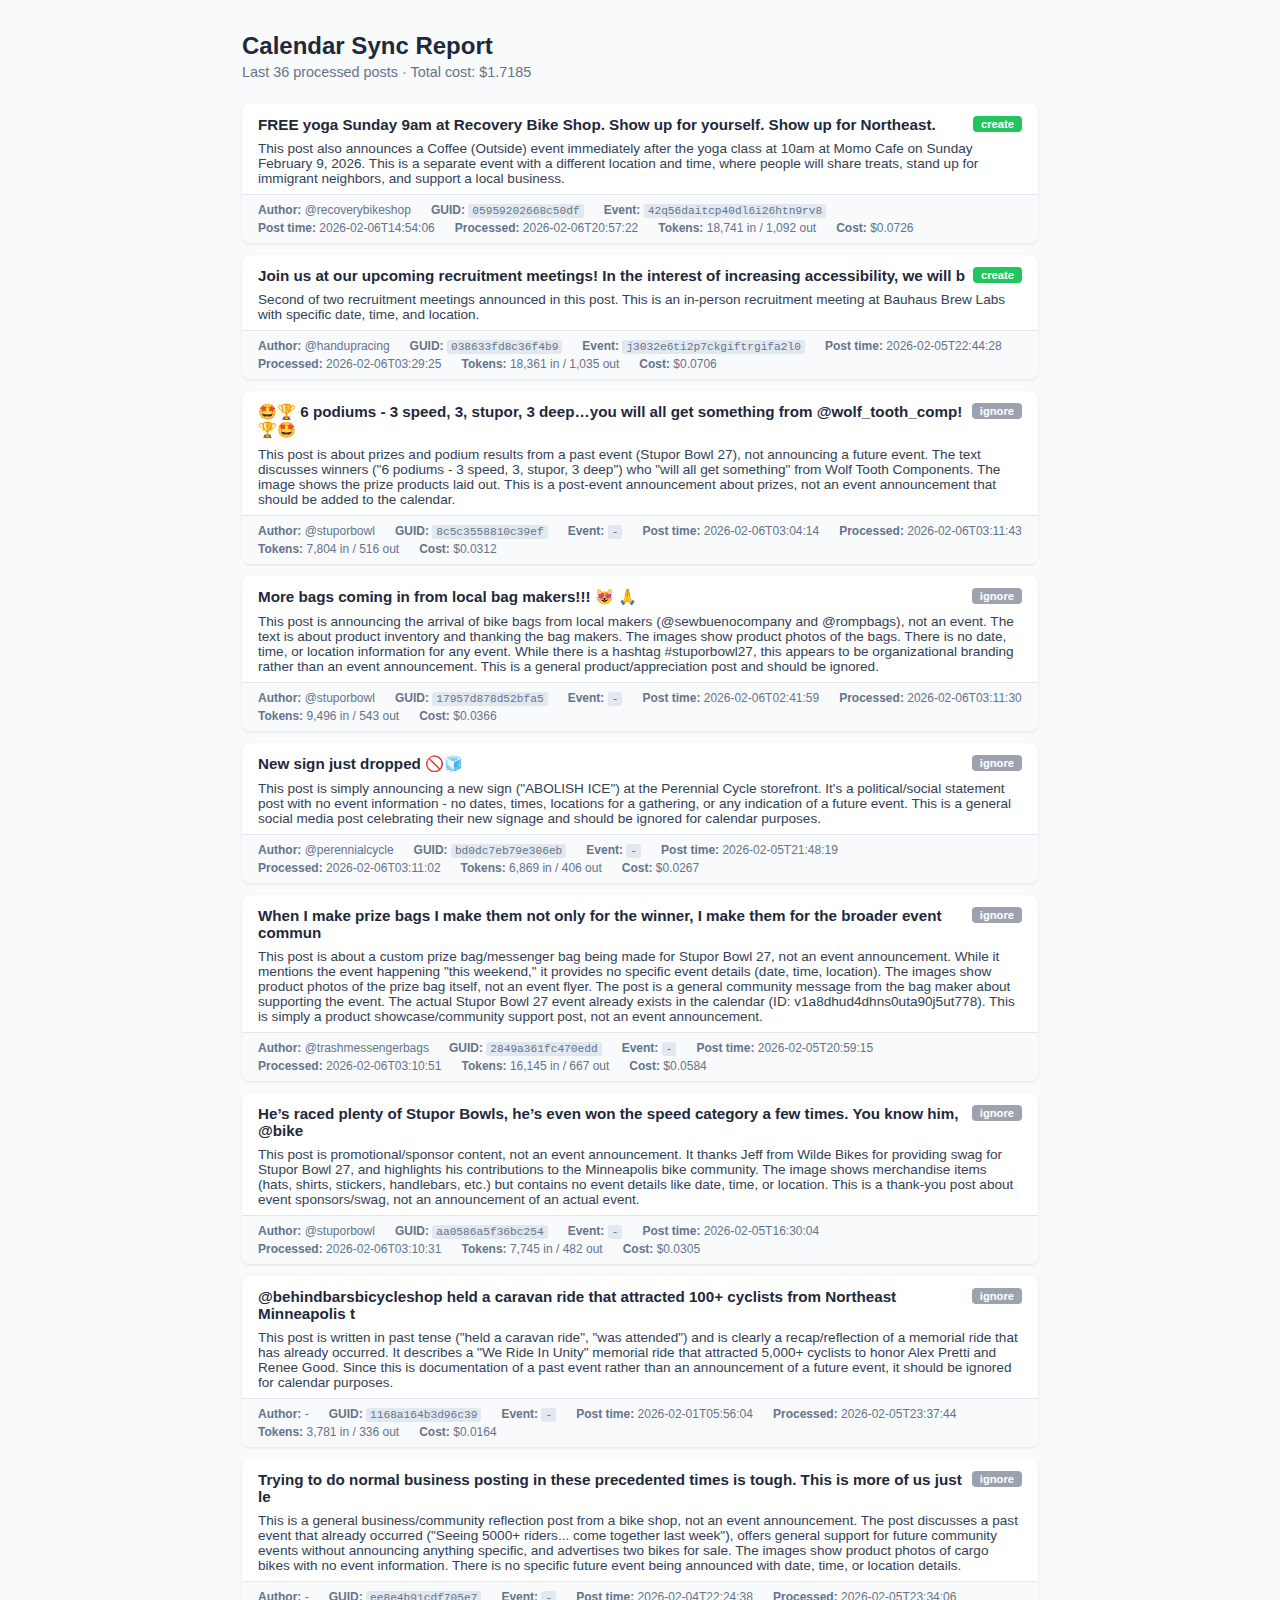
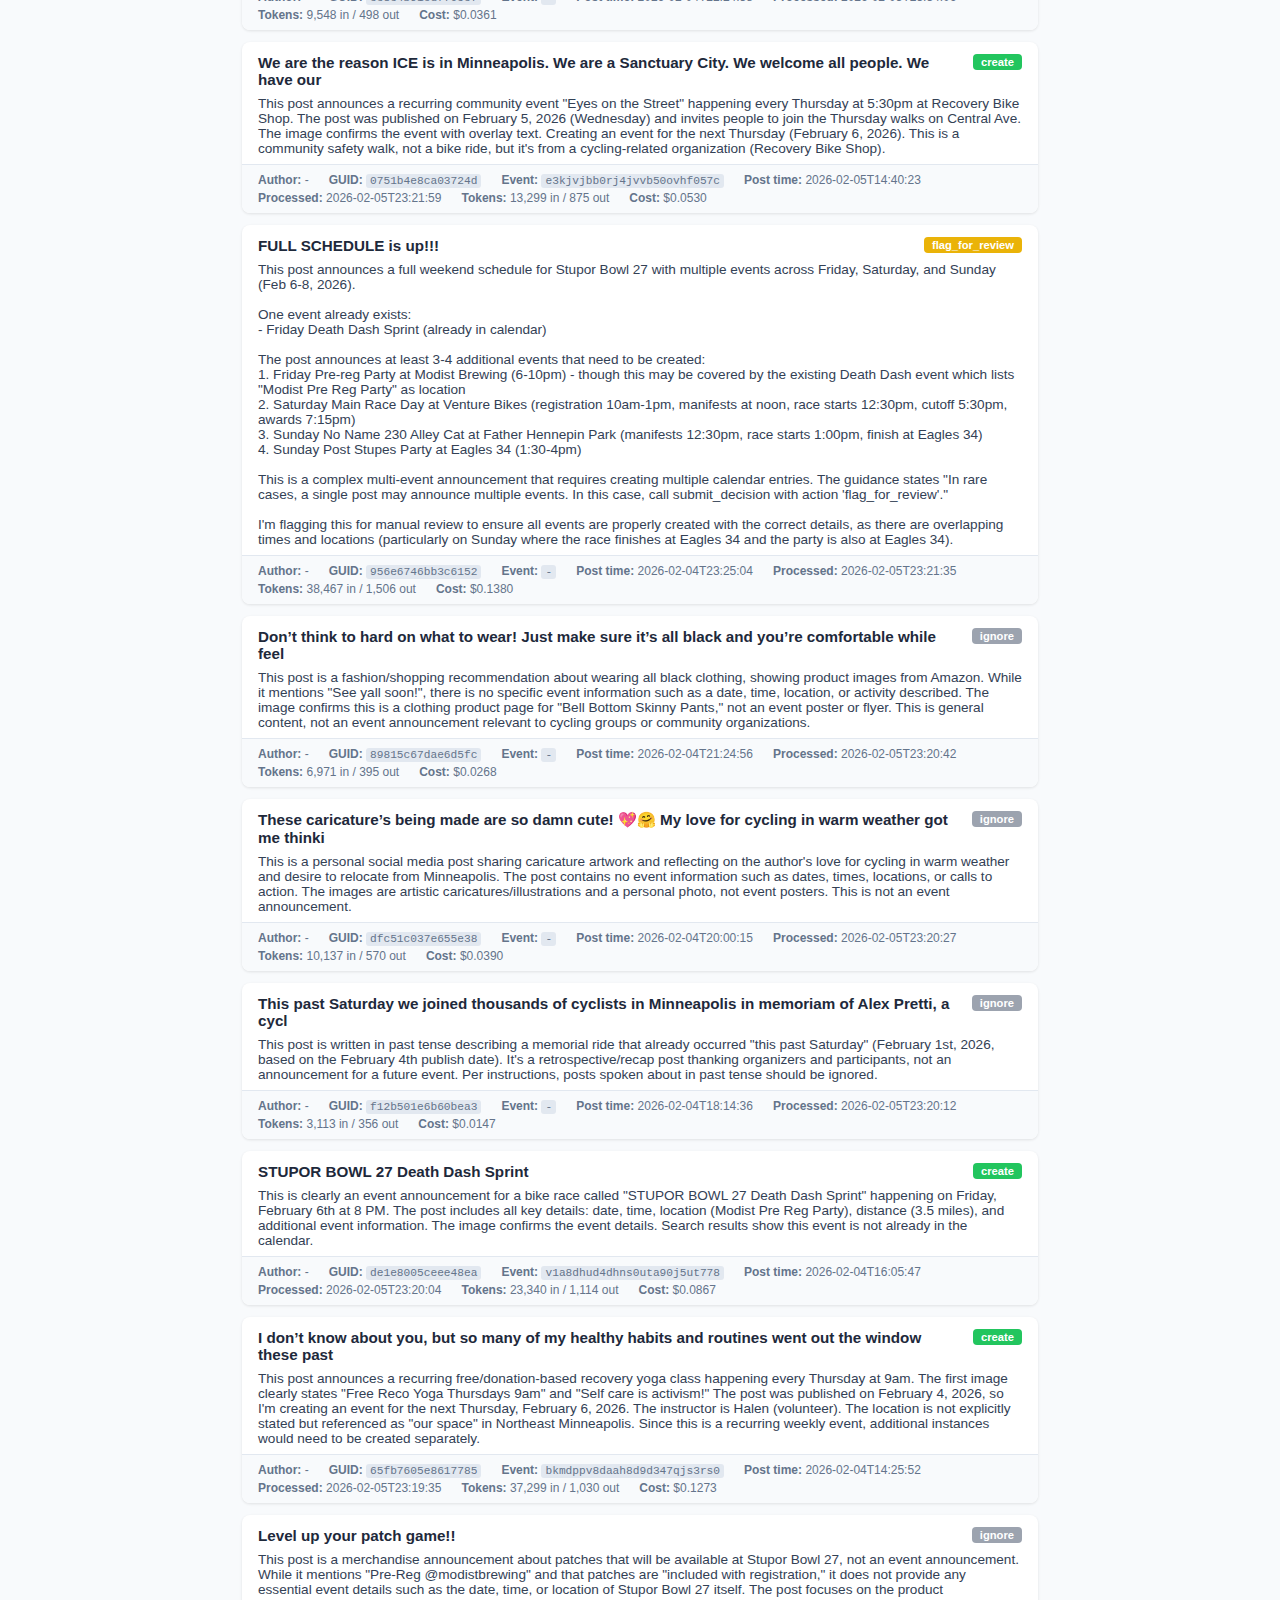
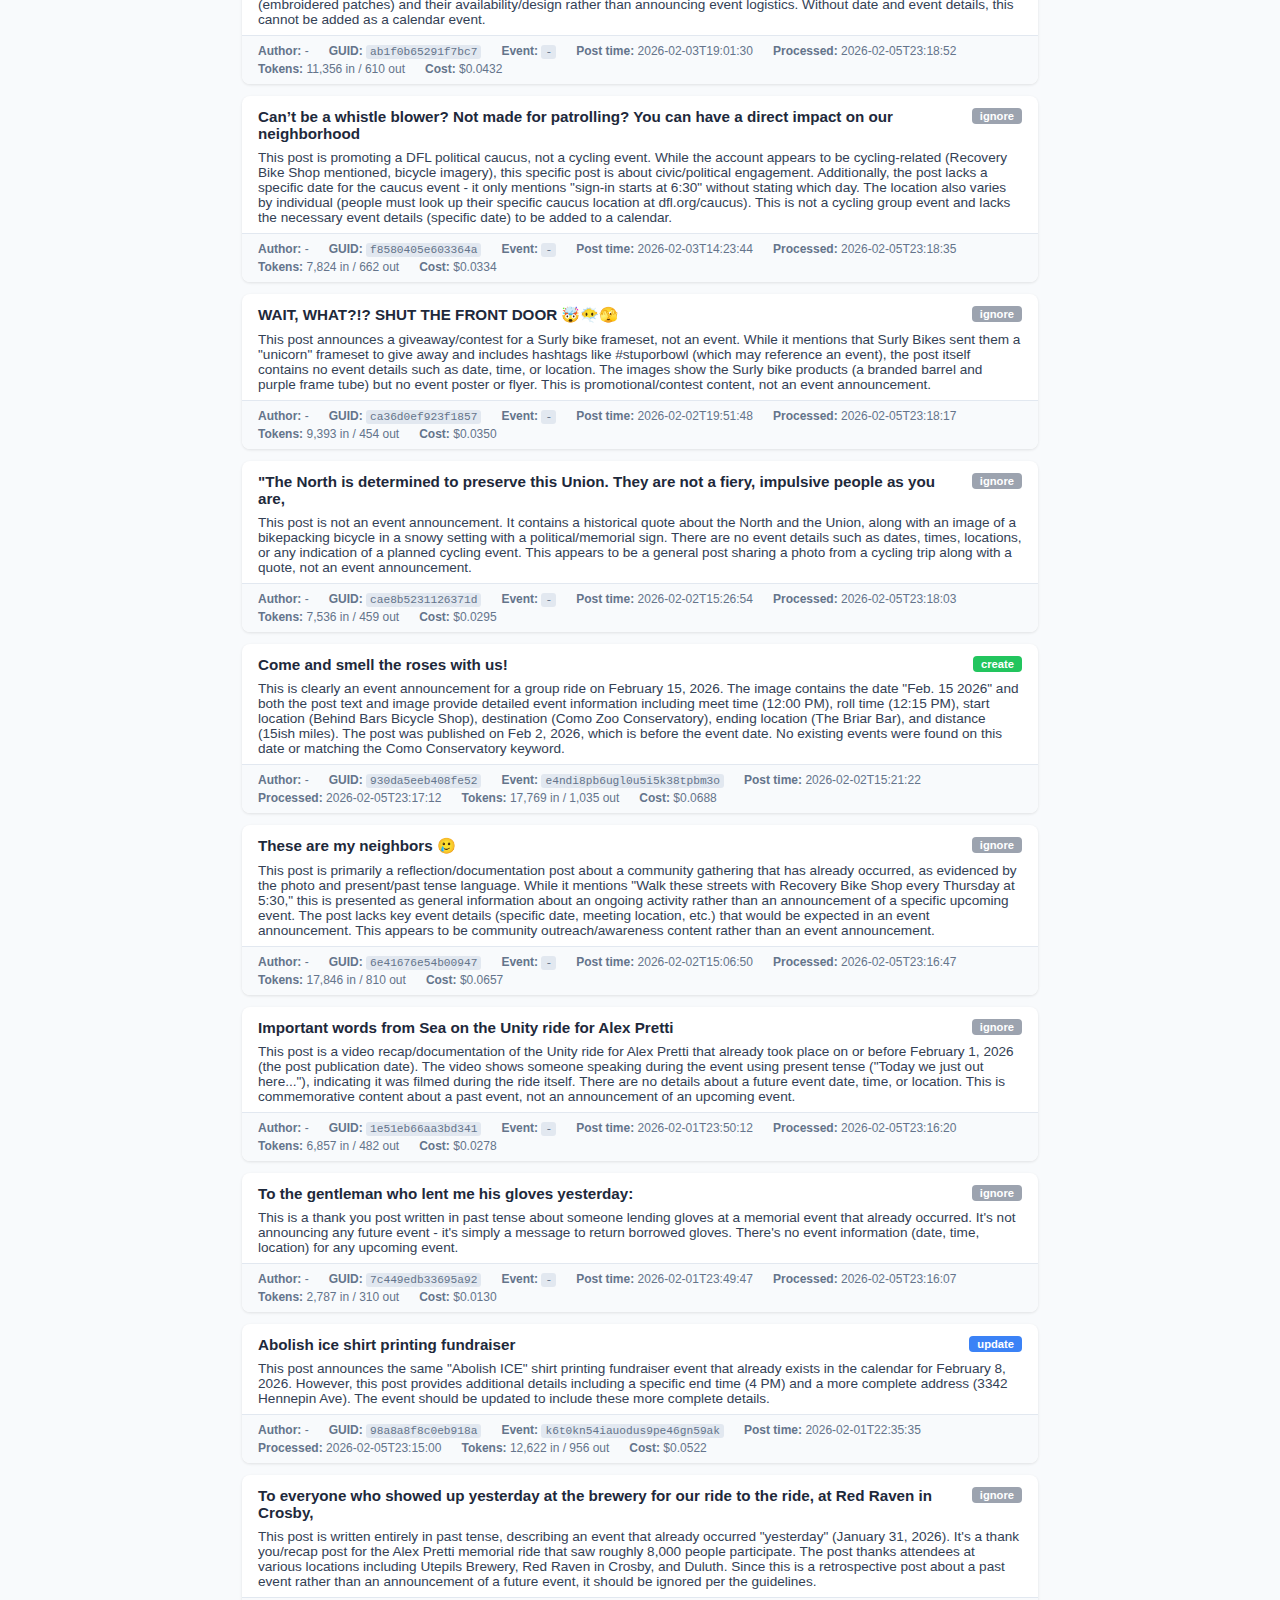
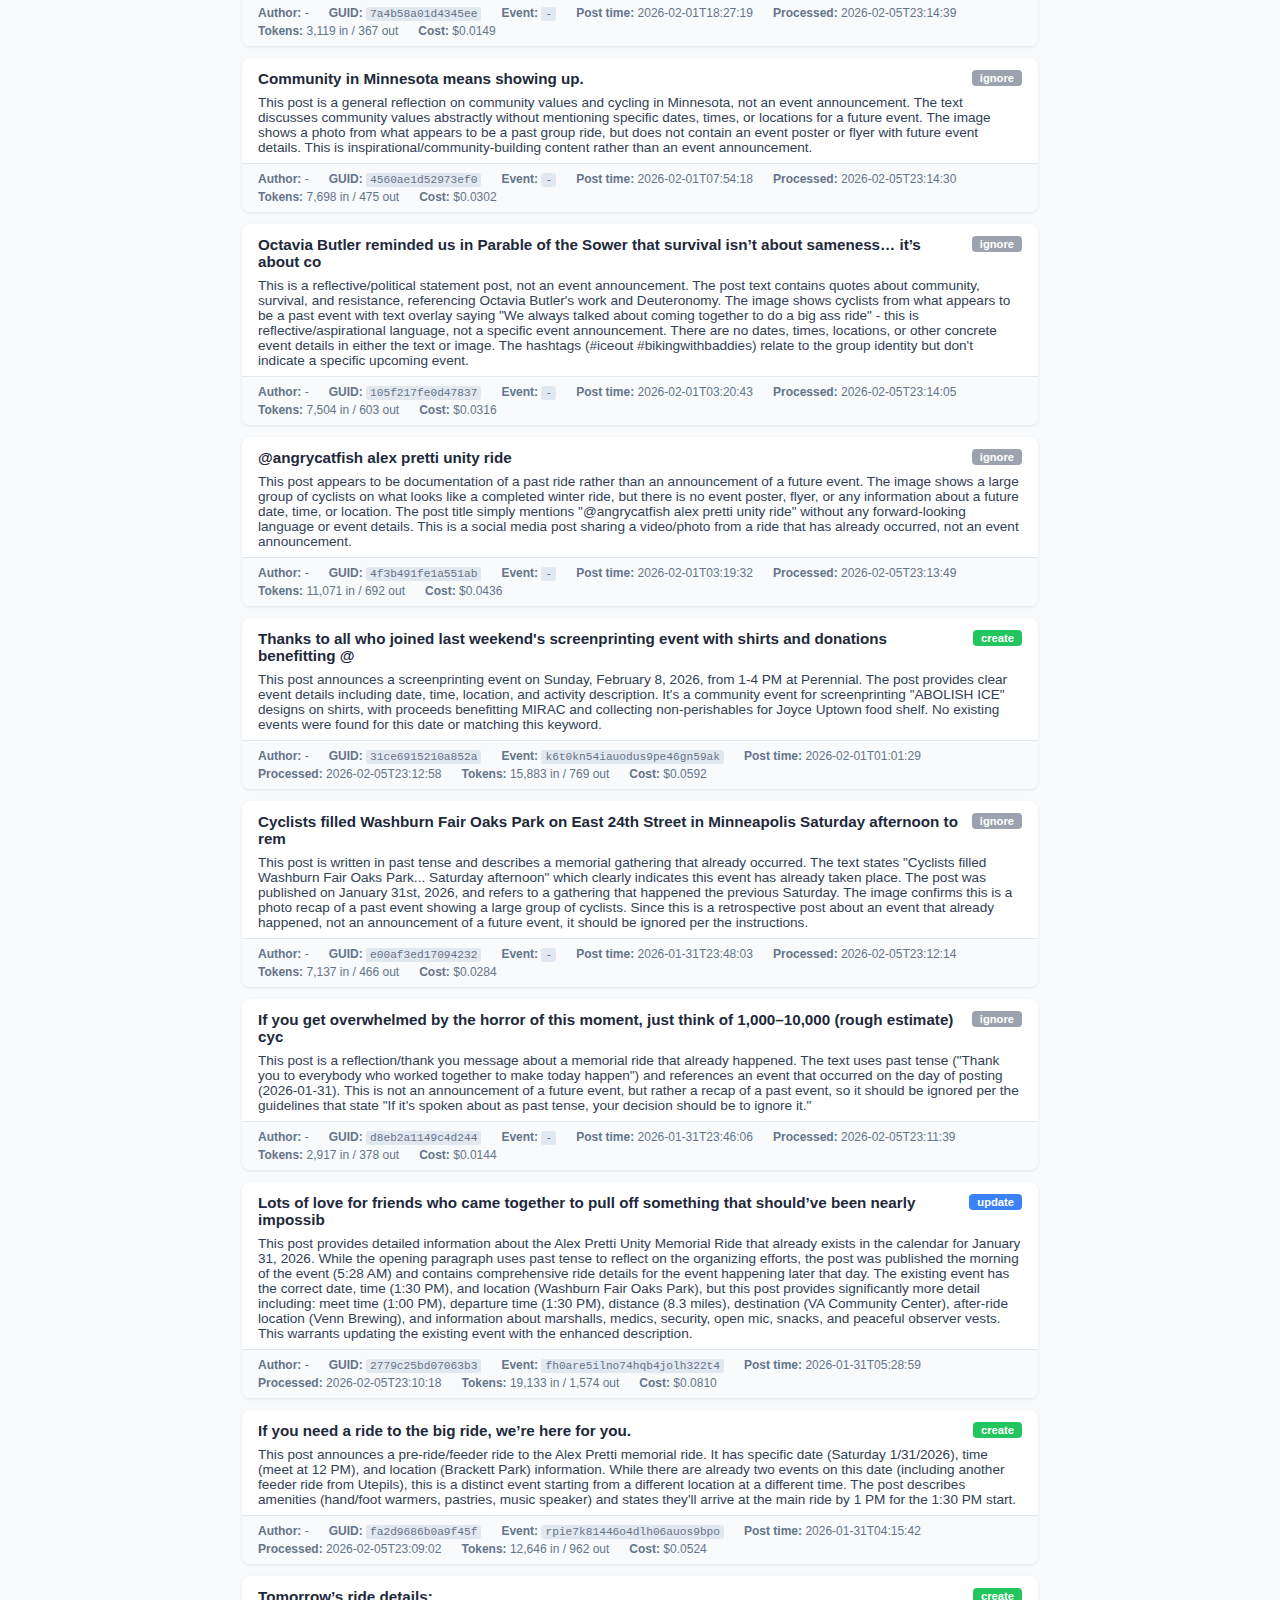
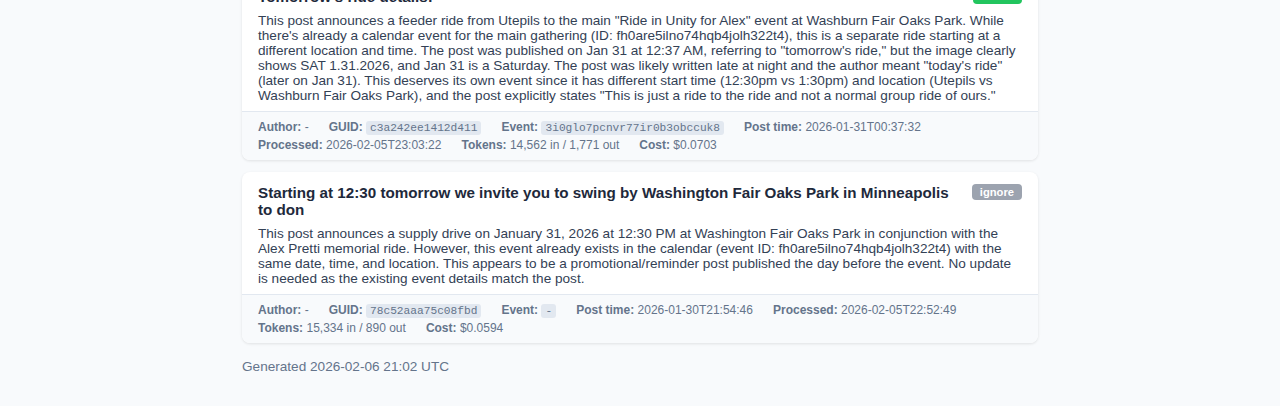
<file: report.html>
<!DOCTYPE html>
<html lang="en">
<head>
<meta charset="utf-8">
<meta name="viewport" content="width=device-width, initial-scale=1">
<title>Calendar Sync Report</title>
<style>
  * { margin: 0; padding: 0; box-sizing: border-box; }
  body { font-family: -apple-system, BlinkMacSystemFont, "Segoe UI", Roboto, sans-serif; background: #f8fafc; color: #1e293b; padding: 2rem; max-width: 860px; margin: 0 auto; }
  h1 { font-size: 1.5rem; margin-bottom: .25rem; }
  .subtitle { color: #64748b; margin-bottom: 1.5rem; font-size: .9rem; }
  .card { background: white; border-radius: 8px; box-shadow: 0 1px 3px rgba(0,0,0,.1); margin-bottom: .75rem; overflow: hidden; }
  .card-header { padding: .75rem 1rem .5rem; display: flex; justify-content: space-between; align-items: start; gap: .5rem; }
  .card-header h2 { font-size: .95rem; font-weight: 600; }
  .card-header h2 a { color: #1e293b; text-decoration: none; }
  .card-header h2 a:hover { text-decoration: underline; }
  .badge { display: inline-block; color: white; font-size: .7rem; font-weight: 600; padding: 2px 8px; border-radius: 4px; white-space: nowrap; flex-shrink: 0; }
  .card-body { padding: 0 1rem .5rem; }
  .reasoning { font-size: .85rem; color: #334155; white-space: pre-wrap; }
  .card-footer { padding: .5rem 1rem; background: #f8fafc; font-size: .75rem; color: #64748b; display: flex; flex-wrap: wrap; gap: .25rem 1.25rem; border-top: 1px solid #e2e8f0; }
  .card-footer code { background: #e2e8f0; padding: 1px 4px; border-radius: 3px; font-size: .7rem; }
  .summary { margin-top: 1rem; font-size: .85rem; color: #64748b; }
</style>
</head>
<body>
  <h1>Calendar Sync Report</h1>
  <p class="subtitle">Last 36 processed posts &middot; Total cost: $1.7185</p>
  
    <div class="card">
      <div class="card-header">
        <h2><a href="https://www.instagram.com/p/DUa6GyFjmqs/">FREE yoga Sunday 9am at Recovery Bike Shop. Show up for yourself. Show up for Northeast.</a></h2>
        <span class="badge" style="background:#22c55e">create</span>
      </div>
      <div class="card-body">
        <p class="reasoning">This post also announces a Coffee (Outside) event immediately after the yoga class at 10am at Momo Cafe on Sunday February 9, 2026. This is a separate event with a different location and time, where people will share treats, stand up for immigrant neighbors, and support a local business.</p>
      </div>
      <div class="card-footer">
        <span><strong>Author:</strong> @recoverybikeshop</span>
        <span><strong>GUID:</strong> <code>05959202668c50df</code></span>
        <span><strong>Event:</strong> <code>42q56daitcp40dl6i26htn9rv8</code></span>
        <span><strong>Post time:</strong> 2026-02-06T14:54:06</span>
        <span><strong>Processed:</strong> 2026-02-06T20:57:22</span>
        <span><strong>Tokens:</strong> 18,741 in / 1,092 out</span>
        <span><strong>Cost:</strong> $0.0726</span>
      </div>
    </div>
    <div class="card">
      <div class="card-header">
        <h2><a href="https://www.instagram.com/p/DUZLfN8DzI_/">Join us at our upcoming recruitment meetings! In the interest of increasing accessibility, we will b</a></h2>
        <span class="badge" style="background:#22c55e">create</span>
      </div>
      <div class="card-body">
        <p class="reasoning">Second of two recruitment meetings announced in this post. This is an in-person recruitment meeting at Bauhaus Brew Labs with specific date, time, and location.</p>
      </div>
      <div class="card-footer">
        <span><strong>Author:</strong> @handupracing</span>
        <span><strong>GUID:</strong> <code>038633fd8c36f4b9</code></span>
        <span><strong>Event:</strong> <code>j3032e6ti2p7ckgiftrgifa2l0</code></span>
        <span><strong>Post time:</strong> 2026-02-05T22:44:28</span>
        <span><strong>Processed:</strong> 2026-02-06T03:29:25</span>
        <span><strong>Tokens:</strong> 18,361 in / 1,035 out</span>
        <span><strong>Cost:</strong> $0.0706</span>
      </div>
    </div>
    <div class="card">
      <div class="card-header">
        <h2><a href="https://www.instagram.com/p/DUZpDtujHD2/">🤩🏆 6 podiums - 3 speed, 3, stupor, 3 deep…you will all get something from @wolf_tooth_comp! 🏆🤩</a></h2>
        <span class="badge" style="background:#9ca3af">ignore</span>
      </div>
      <div class="card-body">
        <p class="reasoning">This post is about prizes and podium results from a past event (Stupor Bowl 27), not announcing a future event. The text discusses winners (&quot;6 podiums - 3 speed, 3, stupor, 3 deep&quot;) who &quot;will all get something&quot; from Wolf Tooth Components. The image shows the prize products laid out. This is a post-event announcement about prizes, not an event announcement that should be added to the calendar.</p>
      </div>
      <div class="card-footer">
        <span><strong>Author:</strong> @stuporbowl</span>
        <span><strong>GUID:</strong> <code>8c5c3558810c39ef</code></span>
        <span><strong>Event:</strong> <code>-</code></span>
        <span><strong>Post time:</strong> 2026-02-06T03:04:14</span>
        <span><strong>Processed:</strong> 2026-02-06T03:11:43</span>
        <span><strong>Tokens:</strong> 7,804 in / 516 out</span>
        <span><strong>Cost:</strong> $0.0312</span>
      </div>
    </div>
    <div class="card">
      <div class="card-header">
        <h2><a href="https://www.instagram.com/p/DUZmucVjLwE/">More bags coming in from local bag makers!!! 😻 🙏</a></h2>
        <span class="badge" style="background:#9ca3af">ignore</span>
      </div>
      <div class="card-body">
        <p class="reasoning">This post is announcing the arrival of bike bags from local makers (@sewbuenocompany and @rompbags), not an event. The text is about product inventory and thanking the bag makers. The images show product photos of the bags. There is no date, time, or location information for any event. While there is a hashtag #stuporbowl27, this appears to be organizational branding rather than an event announcement. This is a general product/appreciation post and should be ignored.</p>
      </div>
      <div class="card-footer">
        <span><strong>Author:</strong> @stuporbowl</span>
        <span><strong>GUID:</strong> <code>17957d878d52bfa5</code></span>
        <span><strong>Event:</strong> <code>-</code></span>
        <span><strong>Post time:</strong> 2026-02-06T02:41:59</span>
        <span><strong>Processed:</strong> 2026-02-06T03:11:30</span>
        <span><strong>Tokens:</strong> 9,496 in / 543 out</span>
        <span><strong>Cost:</strong> $0.0366</span>
      </div>
    </div>
    <div class="card">
      <div class="card-header">
        <h2><a href="https://www.instagram.com/p/DUZE9DQgaTf/">New sign just dropped 🚫🧊</a></h2>
        <span class="badge" style="background:#9ca3af">ignore</span>
      </div>
      <div class="card-body">
        <p class="reasoning">This post is simply announcing a new sign (&quot;ABOLISH ICE&quot;) at the Perennial Cycle storefront. It&#x27;s a political/social statement post with no event information - no dates, times, locations for a gathering, or any indication of a future event. This is a general social media post celebrating their new signage and should be ignored for calendar purposes.</p>
      </div>
      <div class="card-footer">
        <span><strong>Author:</strong> @perennialcycle</span>
        <span><strong>GUID:</strong> <code>bd0dc7eb79e306eb</code></span>
        <span><strong>Event:</strong> <code>-</code></span>
        <span><strong>Post time:</strong> 2026-02-05T21:48:19</span>
        <span><strong>Processed:</strong> 2026-02-06T03:11:02</span>
        <span><strong>Tokens:</strong> 6,869 in / 406 out</span>
        <span><strong>Cost:</strong> $0.0267</span>
      </div>
    </div>
    <div class="card">
      <div class="card-header">
        <h2><a href="https://www.instagram.com/p/DUY_gQwEve7/">When I make prize bags I make them not only for the winner, I make them for the broader event commun</a></h2>
        <span class="badge" style="background:#9ca3af">ignore</span>
      </div>
      <div class="card-body">
        <p class="reasoning">This post is about a custom prize bag/messenger bag being made for Stupor Bowl 27, not an event announcement. While it mentions the event happening &quot;this weekend,&quot; it provides no specific event details (date, time, location). The images show product photos of the prize bag itself, not an event flyer. The post is a general community message from the bag maker about supporting the event. The actual Stupor Bowl 27 event already exists in the calendar (ID: v1a8dhud4dhns0uta90j5ut778). This is simply a product showcase/community support post, not an event announcement.</p>
      </div>
      <div class="card-footer">
        <span><strong>Author:</strong> @trashmessengerbags</span>
        <span><strong>GUID:</strong> <code>2849a361fc470edd</code></span>
        <span><strong>Event:</strong> <code>-</code></span>
        <span><strong>Post time:</strong> 2026-02-05T20:59:15</span>
        <span><strong>Processed:</strong> 2026-02-06T03:10:51</span>
        <span><strong>Tokens:</strong> 16,145 in / 667 out</span>
        <span><strong>Cost:</strong> $0.0584</span>
      </div>
    </div>
    <div class="card">
      <div class="card-header">
        <h2><a href="https://www.instagram.com/p/DUYc9PPEnZU/">He’s raced plenty of Stupor Bowls, he’s even won the speed category a few times. You know him, @bike</a></h2>
        <span class="badge" style="background:#9ca3af">ignore</span>
      </div>
      <div class="card-body">
        <p class="reasoning">This post is promotional/sponsor content, not an event announcement. It thanks Jeff from Wilde Bikes for providing swag for Stupor Bowl 27, and highlights his contributions to the Minneapolis bike community. The image shows merchandise items (hats, shirts, stickers, handlebars, etc.) but contains no event details like date, time, or location. This is a thank-you post about event sponsors/swag, not an announcement of an actual event.</p>
      </div>
      <div class="card-footer">
        <span><strong>Author:</strong> @stuporbowl</span>
        <span><strong>GUID:</strong> <code>aa0586a5f36bc254</code></span>
        <span><strong>Event:</strong> <code>-</code></span>
        <span><strong>Post time:</strong> 2026-02-05T16:30:04</span>
        <span><strong>Processed:</strong> 2026-02-06T03:10:31</span>
        <span><strong>Tokens:</strong> 7,745 in / 482 out</span>
        <span><strong>Cost:</strong> $0.0305</span>
      </div>
    </div>
    <div class="card">
      <div class="card-header">
        <h2><a href="https://www.instagram.com/p/DUNE9pUDXPl/">@behindbarsbicycleshop held a caravan ride that attracted 100+ cyclists from Northeast Minneapolis t</a></h2>
        <span class="badge" style="background:#9ca3af">ignore</span>
      </div>
      <div class="card-body">
        <p class="reasoning">This post is written in past tense (&quot;held a caravan ride&quot;, &quot;was attended&quot;) and is clearly a recap/reflection of a memorial ride that has already occurred. It describes a &quot;We Ride In Unity&quot; memorial ride that attracted 5,000+ cyclists to honor Alex Pretti and Renee Good. Since this is documentation of a past event rather than an announcement of a future event, it should be ignored for calendar purposes.</p>
      </div>
      <div class="card-footer">
        <span><strong>Author:</strong> -</span>
        <span><strong>GUID:</strong> <code>1168a164b3d96c39</code></span>
        <span><strong>Event:</strong> <code>-</code></span>
        <span><strong>Post time:</strong> 2026-02-01T05:56:04</span>
        <span><strong>Processed:</strong> 2026-02-05T23:37:44</span>
        <span><strong>Tokens:</strong> 3,781 in / 336 out</span>
        <span><strong>Cost:</strong> $0.0164</span>
      </div>
    </div>
    <div class="card">
      <div class="card-header">
        <h2>Trying to do normal business posting in these precedented times is tough. This is more of us just le</h2>
        <span class="badge" style="background:#9ca3af">ignore</span>
      </div>
      <div class="card-body">
        <p class="reasoning">This is a general business/community reflection post from a bike shop, not an event announcement. The post discusses a past event that already occurred (&quot;Seeing 5000+ riders... come together last week&quot;), offers general support for future community events without announcing anything specific, and advertises two bikes for sale. The images show product photos of cargo bikes with no event information. There is no specific future event being announced with date, time, or location details.</p>
      </div>
      <div class="card-footer">
        <span><strong>Author:</strong> -</span>
        <span><strong>GUID:</strong> <code>ee8e4b91cdf705e7</code></span>
        <span><strong>Event:</strong> <code>-</code></span>
        <span><strong>Post time:</strong> 2026-02-04T22:24:38</span>
        <span><strong>Processed:</strong> 2026-02-05T23:34:06</span>
        <span><strong>Tokens:</strong> 9,548 in / 498 out</span>
        <span><strong>Cost:</strong> $0.0361</span>
      </div>
    </div>
    <div class="card">
      <div class="card-header">
        <h2>We are the reason ICE is in Minneapolis. We are a Sanctuary City. We welcome all people. We have our</h2>
        <span class="badge" style="background:#22c55e">create</span>
      </div>
      <div class="card-body">
        <p class="reasoning">This post announces a recurring community event &quot;Eyes on the Street&quot; happening every Thursday at 5:30pm at Recovery Bike Shop. The post was published on February 5, 2026 (Wednesday) and invites people to join the Thursday walks on Central Ave. The image confirms the event with overlay text. Creating an event for the next Thursday (February 6, 2026). This is a community safety walk, not a bike ride, but it&#x27;s from a cycling-related organization (Recovery Bike Shop).</p>
      </div>
      <div class="card-footer">
        <span><strong>Author:</strong> -</span>
        <span><strong>GUID:</strong> <code>0751b4e8ca03724d</code></span>
        <span><strong>Event:</strong> <code>e3kjvjbb0rj4jvvb50ovhf057c</code></span>
        <span><strong>Post time:</strong> 2026-02-05T14:40:23</span>
        <span><strong>Processed:</strong> 2026-02-05T23:21:59</span>
        <span><strong>Tokens:</strong> 13,299 in / 875 out</span>
        <span><strong>Cost:</strong> $0.0530</span>
      </div>
    </div>
    <div class="card">
      <div class="card-header">
        <h2>FULL SCHEDULE is up!!!</h2>
        <span class="badge" style="background:#eab308">flag_for_review</span>
      </div>
      <div class="card-body">
        <p class="reasoning">This post announces a full weekend schedule for Stupor Bowl 27 with multiple events across Friday, Saturday, and Sunday (Feb 6-8, 2026). 

One event already exists:
- Friday Death Dash Sprint (already in calendar)

The post announces at least 3-4 additional events that need to be created:
1. Friday Pre-reg Party at Modist Brewing (6-10pm) - though this may be covered by the existing Death Dash event which lists &quot;Modist Pre Reg Party&quot; as location
2. Saturday Main Race Day at Venture Bikes (registration 10am-1pm, manifests at noon, race starts 12:30pm, cutoff 5:30pm, awards 7:15pm)
3. Sunday No Name 230 Alley Cat at Father Hennepin Park (manifests 12:30pm, race starts 1:00pm, finish at Eagles 34)
4. Sunday Post Stupes Party at Eagles 34 (1:30-4pm)

This is a complex multi-event announcement that requires creating multiple calendar entries. The guidance states &quot;In rare cases, a single post may announce multiple events. In this case, call submit_decision with action &#x27;flag_for_review&#x27;.&quot;

I&#x27;m flagging this for manual review to ensure all events are properly created with the correct details, as there are overlapping times and locations (particularly on Sunday where the race finishes at Eagles 34 and the party is also at Eagles 34).</p>
      </div>
      <div class="card-footer">
        <span><strong>Author:</strong> -</span>
        <span><strong>GUID:</strong> <code>956e6746bb3c6152</code></span>
        <span><strong>Event:</strong> <code>-</code></span>
        <span><strong>Post time:</strong> 2026-02-04T23:25:04</span>
        <span><strong>Processed:</strong> 2026-02-05T23:21:35</span>
        <span><strong>Tokens:</strong> 38,467 in / 1,506 out</span>
        <span><strong>Cost:</strong> $0.1380</span>
      </div>
    </div>
    <div class="card">
      <div class="card-header">
        <h2>Don’t think to hard on what to wear! Just make sure it’s all black and you’re comfortable while feel</h2>
        <span class="badge" style="background:#9ca3af">ignore</span>
      </div>
      <div class="card-body">
        <p class="reasoning">This post is a fashion/shopping recommendation about wearing all black clothing, showing product images from Amazon. While it mentions &quot;See yall soon!&quot;, there is no specific event information such as a date, time, location, or activity described. The image confirms this is a clothing product page for &quot;Bell Bottom Skinny Pants,&quot; not an event poster or flyer. This is general content, not an event announcement relevant to cycling groups or community organizations.</p>
      </div>
      <div class="card-footer">
        <span><strong>Author:</strong> -</span>
        <span><strong>GUID:</strong> <code>89815c67dae6d5fc</code></span>
        <span><strong>Event:</strong> <code>-</code></span>
        <span><strong>Post time:</strong> 2026-02-04T21:24:56</span>
        <span><strong>Processed:</strong> 2026-02-05T23:20:42</span>
        <span><strong>Tokens:</strong> 6,971 in / 395 out</span>
        <span><strong>Cost:</strong> $0.0268</span>
      </div>
    </div>
    <div class="card">
      <div class="card-header">
        <h2>These caricature’s being made are so damn cute! 💖🤗 My love for cycling in warm weather got me thinki</h2>
        <span class="badge" style="background:#9ca3af">ignore</span>
      </div>
      <div class="card-body">
        <p class="reasoning">This is a personal social media post sharing caricature artwork and reflecting on the author&#x27;s love for cycling in warm weather and desire to relocate from Minneapolis. The post contains no event information such as dates, times, locations, or calls to action. The images are artistic caricatures/illustrations and a personal photo, not event posters. This is not an event announcement.</p>
      </div>
      <div class="card-footer">
        <span><strong>Author:</strong> -</span>
        <span><strong>GUID:</strong> <code>dfc51c037e655e38</code></span>
        <span><strong>Event:</strong> <code>-</code></span>
        <span><strong>Post time:</strong> 2026-02-04T20:00:15</span>
        <span><strong>Processed:</strong> 2026-02-05T23:20:27</span>
        <span><strong>Tokens:</strong> 10,137 in / 570 out</span>
        <span><strong>Cost:</strong> $0.0390</span>
      </div>
    </div>
    <div class="card">
      <div class="card-header">
        <h2>This past Saturday we joined thousands of cyclists in Minneapolis in memoriam of Alex Pretti, a cycl</h2>
        <span class="badge" style="background:#9ca3af">ignore</span>
      </div>
      <div class="card-body">
        <p class="reasoning">This post is written in past tense describing a memorial ride that already occurred &quot;this past Saturday&quot; (February 1st, 2026, based on the February 4th publish date). It&#x27;s a retrospective/recap post thanking organizers and participants, not an announcement for a future event. Per instructions, posts spoken about in past tense should be ignored.</p>
      </div>
      <div class="card-footer">
        <span><strong>Author:</strong> -</span>
        <span><strong>GUID:</strong> <code>f12b501e6b60bea3</code></span>
        <span><strong>Event:</strong> <code>-</code></span>
        <span><strong>Post time:</strong> 2026-02-04T18:14:36</span>
        <span><strong>Processed:</strong> 2026-02-05T23:20:12</span>
        <span><strong>Tokens:</strong> 3,113 in / 356 out</span>
        <span><strong>Cost:</strong> $0.0147</span>
      </div>
    </div>
    <div class="card">
      <div class="card-header">
        <h2>STUPOR BOWL 27 Death Dash Sprint</h2>
        <span class="badge" style="background:#22c55e">create</span>
      </div>
      <div class="card-body">
        <p class="reasoning">This is clearly an event announcement for a bike race called &quot;STUPOR BOWL 27 Death Dash Sprint&quot; happening on Friday, February 6th at 8 PM. The post includes all key details: date, time, location (Modist Pre Reg Party), distance (3.5 miles), and additional event information. The image confirms the event details. Search results show this event is not already in the calendar.</p>
      </div>
      <div class="card-footer">
        <span><strong>Author:</strong> -</span>
        <span><strong>GUID:</strong> <code>de1e8005ceee48ea</code></span>
        <span><strong>Event:</strong> <code>v1a8dhud4dhns0uta90j5ut778</code></span>
        <span><strong>Post time:</strong> 2026-02-04T16:05:47</span>
        <span><strong>Processed:</strong> 2026-02-05T23:20:04</span>
        <span><strong>Tokens:</strong> 23,340 in / 1,114 out</span>
        <span><strong>Cost:</strong> $0.0867</span>
      </div>
    </div>
    <div class="card">
      <div class="card-header">
        <h2>I don’t know about you, but so many of my healthy habits and routines went out the window these past</h2>
        <span class="badge" style="background:#22c55e">create</span>
      </div>
      <div class="card-body">
        <p class="reasoning">This post announces a recurring free/donation-based recovery yoga class happening every Thursday at 9am. The first image clearly states &quot;Free Reco Yoga Thursdays 9am&quot; and &quot;Self care is activism!&quot; The post was published on February 4, 2026, so I&#x27;m creating an event for the next Thursday, February 6, 2026. The instructor is Halen (volunteer). The location is not explicitly stated but referenced as &quot;our space&quot; in Northeast Minneapolis. Since this is a recurring weekly event, additional instances would need to be created separately.</p>
      </div>
      <div class="card-footer">
        <span><strong>Author:</strong> -</span>
        <span><strong>GUID:</strong> <code>65fb7605e8617785</code></span>
        <span><strong>Event:</strong> <code>bkmdppv8daah8d9d347qjs3rs0</code></span>
        <span><strong>Post time:</strong> 2026-02-04T14:25:52</span>
        <span><strong>Processed:</strong> 2026-02-05T23:19:35</span>
        <span><strong>Tokens:</strong> 37,299 in / 1,030 out</span>
        <span><strong>Cost:</strong> $0.1273</span>
      </div>
    </div>
    <div class="card">
      <div class="card-header">
        <h2>Level up your patch game!!</h2>
        <span class="badge" style="background:#9ca3af">ignore</span>
      </div>
      <div class="card-body">
        <p class="reasoning">This post is a merchandise announcement about patches that will be available at Stupor Bowl 27, not an event announcement. While it mentions &quot;Pre-Reg @modistbrewing&quot; and that patches are &quot;included with registration,&quot; it does not provide any essential event details such as the date, time, or location of Stupor Bowl 27 itself. The post focuses on the product (embroidered patches) and their availability/design rather than announcing event logistics. Without date and event details, this cannot be added as a calendar event.</p>
      </div>
      <div class="card-footer">
        <span><strong>Author:</strong> -</span>
        <span><strong>GUID:</strong> <code>ab1f0b65291f7bc7</code></span>
        <span><strong>Event:</strong> <code>-</code></span>
        <span><strong>Post time:</strong> 2026-02-03T19:01:30</span>
        <span><strong>Processed:</strong> 2026-02-05T23:18:52</span>
        <span><strong>Tokens:</strong> 11,356 in / 610 out</span>
        <span><strong>Cost:</strong> $0.0432</span>
      </div>
    </div>
    <div class="card">
      <div class="card-header">
        <h2>Can’t be a whistle blower? Not made for patrolling? You can have a direct impact on our neighborhood</h2>
        <span class="badge" style="background:#9ca3af">ignore</span>
      </div>
      <div class="card-body">
        <p class="reasoning">This post is promoting a DFL political caucus, not a cycling event. While the account appears to be cycling-related (Recovery Bike Shop mentioned, bicycle imagery), this specific post is about civic/political engagement. Additionally, the post lacks a specific date for the caucus event - it only mentions &quot;sign-in starts at 6:30&quot; without stating which day. The location also varies by individual (people must look up their specific caucus location at dfl.org/caucus). This is not a cycling group event and lacks the necessary event details (specific date) to be added to a calendar.</p>
      </div>
      <div class="card-footer">
        <span><strong>Author:</strong> -</span>
        <span><strong>GUID:</strong> <code>f8580405e603364a</code></span>
        <span><strong>Event:</strong> <code>-</code></span>
        <span><strong>Post time:</strong> 2026-02-03T14:23:44</span>
        <span><strong>Processed:</strong> 2026-02-05T23:18:35</span>
        <span><strong>Tokens:</strong> 7,824 in / 662 out</span>
        <span><strong>Cost:</strong> $0.0334</span>
      </div>
    </div>
    <div class="card">
      <div class="card-header">
        <h2>WAIT, WHAT?!? SHUT THE FRONT DOOR 🤯😶‍🌫️🫣</h2>
        <span class="badge" style="background:#9ca3af">ignore</span>
      </div>
      <div class="card-body">
        <p class="reasoning">This post announces a giveaway/contest for a Surly bike frameset, not an event. While it mentions that Surly Bikes sent them a &quot;unicorn&quot; frameset to give away and includes hashtags like #stuporbowl (which may reference an event), the post itself contains no event details such as date, time, or location. The images show the Surly bike products (a branded barrel and purple frame tube) but no event poster or flyer. This is promotional/contest content, not an event announcement.</p>
      </div>
      <div class="card-footer">
        <span><strong>Author:</strong> -</span>
        <span><strong>GUID:</strong> <code>ca36d0ef923f1857</code></span>
        <span><strong>Event:</strong> <code>-</code></span>
        <span><strong>Post time:</strong> 2026-02-02T19:51:48</span>
        <span><strong>Processed:</strong> 2026-02-05T23:18:17</span>
        <span><strong>Tokens:</strong> 9,393 in / 454 out</span>
        <span><strong>Cost:</strong> $0.0350</span>
      </div>
    </div>
    <div class="card">
      <div class="card-header">
        <h2>&quot;The North is determined to preserve this Union. They are not a fiery, impulsive people as you are,</h2>
        <span class="badge" style="background:#9ca3af">ignore</span>
      </div>
      <div class="card-body">
        <p class="reasoning">This post is not an event announcement. It contains a historical quote about the North and the Union, along with an image of a bikepacking bicycle in a snowy setting with a political/memorial sign. There are no event details such as dates, times, locations, or any indication of a planned cycling event. This appears to be a general post sharing a photo from a cycling trip along with a quote, not an event announcement.</p>
      </div>
      <div class="card-footer">
        <span><strong>Author:</strong> -</span>
        <span><strong>GUID:</strong> <code>cae8b5231126371d</code></span>
        <span><strong>Event:</strong> <code>-</code></span>
        <span><strong>Post time:</strong> 2026-02-02T15:26:54</span>
        <span><strong>Processed:</strong> 2026-02-05T23:18:03</span>
        <span><strong>Tokens:</strong> 7,536 in / 459 out</span>
        <span><strong>Cost:</strong> $0.0295</span>
      </div>
    </div>
    <div class="card">
      <div class="card-header">
        <h2>Come and smell the roses with us!</h2>
        <span class="badge" style="background:#22c55e">create</span>
      </div>
      <div class="card-body">
        <p class="reasoning">This is clearly an event announcement for a group ride on February 15, 2026. The image contains the date &quot;Feb. 15 2026&quot; and both the post text and image provide detailed event information including meet time (12:00 PM), roll time (12:15 PM), start location (Behind Bars Bicycle Shop), destination (Como Zoo Conservatory), ending location (The Briar Bar), and distance (15ish miles). The post was published on Feb 2, 2026, which is before the event date. No existing events were found on this date or matching the Como Conservatory keyword.</p>
      </div>
      <div class="card-footer">
        <span><strong>Author:</strong> -</span>
        <span><strong>GUID:</strong> <code>930da5eeb408fe52</code></span>
        <span><strong>Event:</strong> <code>e4ndi8pb6ugl0u5i5k38tpbm3o</code></span>
        <span><strong>Post time:</strong> 2026-02-02T15:21:22</span>
        <span><strong>Processed:</strong> 2026-02-05T23:17:12</span>
        <span><strong>Tokens:</strong> 17,769 in / 1,035 out</span>
        <span><strong>Cost:</strong> $0.0688</span>
      </div>
    </div>
    <div class="card">
      <div class="card-header">
        <h2>These are my neighbors 🥲</h2>
        <span class="badge" style="background:#9ca3af">ignore</span>
      </div>
      <div class="card-body">
        <p class="reasoning">This post is primarily a reflection/documentation post about a community gathering that has already occurred, as evidenced by the photo and present/past tense language. While it mentions &quot;Walk these streets with Recovery Bike Shop every Thursday at 5:30,&quot; this is presented as general information about an ongoing activity rather than an announcement of a specific upcoming event. The post lacks key event details (specific date, meeting location, etc.) that would be expected in an event announcement. This appears to be community outreach/awareness content rather than an event announcement.</p>
      </div>
      <div class="card-footer">
        <span><strong>Author:</strong> -</span>
        <span><strong>GUID:</strong> <code>6e41676e54b00947</code></span>
        <span><strong>Event:</strong> <code>-</code></span>
        <span><strong>Post time:</strong> 2026-02-02T15:06:50</span>
        <span><strong>Processed:</strong> 2026-02-05T23:16:47</span>
        <span><strong>Tokens:</strong> 17,846 in / 810 out</span>
        <span><strong>Cost:</strong> $0.0657</span>
      </div>
    </div>
    <div class="card">
      <div class="card-header">
        <h2>Important words from Sea on the Unity ride for Alex Pretti</h2>
        <span class="badge" style="background:#9ca3af">ignore</span>
      </div>
      <div class="card-body">
        <p class="reasoning">This post is a video recap/documentation of the Unity ride for Alex Pretti that already took place on or before February 1, 2026 (the post publication date). The video shows someone speaking during the event using present tense (&quot;Today we just out here...&quot;), indicating it was filmed during the ride itself. There are no details about a future event date, time, or location. This is commemorative content about a past event, not an announcement of an upcoming event.</p>
      </div>
      <div class="card-footer">
        <span><strong>Author:</strong> -</span>
        <span><strong>GUID:</strong> <code>1e51eb66aa3bd341</code></span>
        <span><strong>Event:</strong> <code>-</code></span>
        <span><strong>Post time:</strong> 2026-02-01T23:50:12</span>
        <span><strong>Processed:</strong> 2026-02-05T23:16:20</span>
        <span><strong>Tokens:</strong> 6,857 in / 482 out</span>
        <span><strong>Cost:</strong> $0.0278</span>
      </div>
    </div>
    <div class="card">
      <div class="card-header">
        <h2>To the gentleman who lent me his gloves yesterday:</h2>
        <span class="badge" style="background:#9ca3af">ignore</span>
      </div>
      <div class="card-body">
        <p class="reasoning">This is a thank you post written in past tense about someone lending gloves at a memorial event that already occurred. It&#x27;s not announcing any future event - it&#x27;s simply a message to return borrowed gloves. There&#x27;s no event information (date, time, location) for any upcoming event.</p>
      </div>
      <div class="card-footer">
        <span><strong>Author:</strong> -</span>
        <span><strong>GUID:</strong> <code>7c449edb33695a92</code></span>
        <span><strong>Event:</strong> <code>-</code></span>
        <span><strong>Post time:</strong> 2026-02-01T23:49:47</span>
        <span><strong>Processed:</strong> 2026-02-05T23:16:07</span>
        <span><strong>Tokens:</strong> 2,787 in / 310 out</span>
        <span><strong>Cost:</strong> $0.0130</span>
      </div>
    </div>
    <div class="card">
      <div class="card-header">
        <h2>Abolish ice shirt printing fundraiser</h2>
        <span class="badge" style="background:#3b82f6">update</span>
      </div>
      <div class="card-body">
        <p class="reasoning">This post announces the same &quot;Abolish ICE&quot; shirt printing fundraiser event that already exists in the calendar for February 8, 2026. However, this post provides additional details including a specific end time (4 PM) and a more complete address (3342 Hennepin Ave). The event should be updated to include these more complete details.</p>
      </div>
      <div class="card-footer">
        <span><strong>Author:</strong> -</span>
        <span><strong>GUID:</strong> <code>98a8a8f8c0eb918a</code></span>
        <span><strong>Event:</strong> <code>k6t0kn54iauodus9pe46gn59ak</code></span>
        <span><strong>Post time:</strong> 2026-02-01T22:35:35</span>
        <span><strong>Processed:</strong> 2026-02-05T23:15:00</span>
        <span><strong>Tokens:</strong> 12,622 in / 956 out</span>
        <span><strong>Cost:</strong> $0.0522</span>
      </div>
    </div>
    <div class="card">
      <div class="card-header">
        <h2>To everyone who showed up yesterday at the brewery for our ride to the ride, at Red Raven in Crosby,</h2>
        <span class="badge" style="background:#9ca3af">ignore</span>
      </div>
      <div class="card-body">
        <p class="reasoning">This post is written entirely in past tense, describing an event that already occurred &quot;yesterday&quot; (January 31, 2026). It&#x27;s a thank you/recap post for the Alex Pretti memorial ride that saw roughly 8,000 people participate. The post thanks attendees at various locations including Utepils Brewery, Red Raven in Crosby, and Duluth. Since this is a retrospective post about a past event rather than an announcement of a future event, it should be ignored per the guidelines.</p>
      </div>
      <div class="card-footer">
        <span><strong>Author:</strong> -</span>
        <span><strong>GUID:</strong> <code>7a4b58a01d4345ee</code></span>
        <span><strong>Event:</strong> <code>-</code></span>
        <span><strong>Post time:</strong> 2026-02-01T18:27:19</span>
        <span><strong>Processed:</strong> 2026-02-05T23:14:39</span>
        <span><strong>Tokens:</strong> 3,119 in / 367 out</span>
        <span><strong>Cost:</strong> $0.0149</span>
      </div>
    </div>
    <div class="card">
      <div class="card-header">
        <h2>Community in Minnesota means showing up.</h2>
        <span class="badge" style="background:#9ca3af">ignore</span>
      </div>
      <div class="card-body">
        <p class="reasoning">This post is a general reflection on community values and cycling in Minnesota, not an event announcement. The text discusses community values abstractly without mentioning specific dates, times, or locations for a future event. The image shows a photo from what appears to be a past group ride, but does not contain an event poster or flyer with future event details. This is inspirational/community-building content rather than an event announcement.</p>
      </div>
      <div class="card-footer">
        <span><strong>Author:</strong> -</span>
        <span><strong>GUID:</strong> <code>4560ae1d52973ef0</code></span>
        <span><strong>Event:</strong> <code>-</code></span>
        <span><strong>Post time:</strong> 2026-02-01T07:54:18</span>
        <span><strong>Processed:</strong> 2026-02-05T23:14:30</span>
        <span><strong>Tokens:</strong> 7,698 in / 475 out</span>
        <span><strong>Cost:</strong> $0.0302</span>
      </div>
    </div>
    <div class="card">
      <div class="card-header">
        <h2>Octavia Butler reminded us in Parable of the Sower that survival isn’t about sameness… it’s about co</h2>
        <span class="badge" style="background:#9ca3af">ignore</span>
      </div>
      <div class="card-body">
        <p class="reasoning">This is a reflective/political statement post, not an event announcement. The post text contains quotes about community, survival, and resistance, referencing Octavia Butler&#x27;s work and Deuteronomy. The image shows cyclists from what appears to be a past event with text overlay saying &quot;We always talked about coming together to do a big ass ride&quot; - this is reflective/aspirational language, not a specific event announcement. There are no dates, times, locations, or other concrete event details in either the text or image. The hashtags (#iceout #bikingwithbaddies) relate to the group identity but don&#x27;t indicate a specific upcoming event.</p>
      </div>
      <div class="card-footer">
        <span><strong>Author:</strong> -</span>
        <span><strong>GUID:</strong> <code>105f217fe0d47837</code></span>
        <span><strong>Event:</strong> <code>-</code></span>
        <span><strong>Post time:</strong> 2026-02-01T03:20:43</span>
        <span><strong>Processed:</strong> 2026-02-05T23:14:05</span>
        <span><strong>Tokens:</strong> 7,504 in / 603 out</span>
        <span><strong>Cost:</strong> $0.0316</span>
      </div>
    </div>
    <div class="card">
      <div class="card-header">
        <h2>@angrycatfish alex pretti unity ride</h2>
        <span class="badge" style="background:#9ca3af">ignore</span>
      </div>
      <div class="card-body">
        <p class="reasoning">This post appears to be documentation of a past ride rather than an announcement of a future event. The image shows a large group of cyclists on what looks like a completed winter ride, but there is no event poster, flyer, or any information about a future date, time, or location. The post title simply mentions &quot;@angrycatfish alex pretti unity ride&quot; without any forward-looking language or event details. This is a social media post sharing a video/photo from a ride that has already occurred, not an event announcement.</p>
      </div>
      <div class="card-footer">
        <span><strong>Author:</strong> -</span>
        <span><strong>GUID:</strong> <code>4f3b491fe1a551ab</code></span>
        <span><strong>Event:</strong> <code>-</code></span>
        <span><strong>Post time:</strong> 2026-02-01T03:19:32</span>
        <span><strong>Processed:</strong> 2026-02-05T23:13:49</span>
        <span><strong>Tokens:</strong> 11,071 in / 692 out</span>
        <span><strong>Cost:</strong> $0.0436</span>
      </div>
    </div>
    <div class="card">
      <div class="card-header">
        <h2>Thanks to all who joined last weekend&#x27;s screenprinting event with shirts and donations benefitting @</h2>
        <span class="badge" style="background:#22c55e">create</span>
      </div>
      <div class="card-body">
        <p class="reasoning">This post announces a screenprinting event on Sunday, February 8, 2026, from 1-4 PM at Perennial. The post provides clear event details including date, time, location, and activity description. It&#x27;s a community event for screenprinting &quot;ABOLISH ICE&quot; designs on shirts, with proceeds benefitting MIRAC and collecting non-perishables for Joyce Uptown food shelf. No existing events were found for this date or matching this keyword.</p>
      </div>
      <div class="card-footer">
        <span><strong>Author:</strong> -</span>
        <span><strong>GUID:</strong> <code>31ce6915210a852a</code></span>
        <span><strong>Event:</strong> <code>k6t0kn54iauodus9pe46gn59ak</code></span>
        <span><strong>Post time:</strong> 2026-02-01T01:01:29</span>
        <span><strong>Processed:</strong> 2026-02-05T23:12:58</span>
        <span><strong>Tokens:</strong> 15,883 in / 769 out</span>
        <span><strong>Cost:</strong> $0.0592</span>
      </div>
    </div>
    <div class="card">
      <div class="card-header">
        <h2>Cyclists filled Washburn Fair Oaks Park on East 24th Street in Minneapolis Saturday afternoon to rem</h2>
        <span class="badge" style="background:#9ca3af">ignore</span>
      </div>
      <div class="card-body">
        <p class="reasoning">This post is written in past tense and describes a memorial gathering that already occurred. The text states &quot;Cyclists filled Washburn Fair Oaks Park... Saturday afternoon&quot; which clearly indicates this event has already taken place. The post was published on January 31st, 2026, and refers to a gathering that happened the previous Saturday. The image confirms this is a photo recap of a past event showing a large group of cyclists. Since this is a retrospective post about an event that already happened, not an announcement of a future event, it should be ignored per the instructions.</p>
      </div>
      <div class="card-footer">
        <span><strong>Author:</strong> -</span>
        <span><strong>GUID:</strong> <code>e00af3ed17094232</code></span>
        <span><strong>Event:</strong> <code>-</code></span>
        <span><strong>Post time:</strong> 2026-01-31T23:48:03</span>
        <span><strong>Processed:</strong> 2026-02-05T23:12:14</span>
        <span><strong>Tokens:</strong> 7,137 in / 466 out</span>
        <span><strong>Cost:</strong> $0.0284</span>
      </div>
    </div>
    <div class="card">
      <div class="card-header">
        <h2>If you get overwhelmed by the horror of this moment, just think of 1,000–10,000 (rough estimate) cyc</h2>
        <span class="badge" style="background:#9ca3af">ignore</span>
      </div>
      <div class="card-body">
        <p class="reasoning">This post is a reflection/thank you message about a memorial ride that already happened. The text uses past tense (&quot;Thank you to everybody who worked together to make today happen&quot;) and references an event that occurred on the day of posting (2026-01-31). This is not an announcement of a future event, but rather a recap of a past event, so it should be ignored per the guidelines that state &quot;If it&#x27;s spoken about as past tense, your decision should be to ignore it.&quot;</p>
      </div>
      <div class="card-footer">
        <span><strong>Author:</strong> -</span>
        <span><strong>GUID:</strong> <code>d8eb2a1149c4d244</code></span>
        <span><strong>Event:</strong> <code>-</code></span>
        <span><strong>Post time:</strong> 2026-01-31T23:46:06</span>
        <span><strong>Processed:</strong> 2026-02-05T23:11:39</span>
        <span><strong>Tokens:</strong> 2,917 in / 378 out</span>
        <span><strong>Cost:</strong> $0.0144</span>
      </div>
    </div>
    <div class="card">
      <div class="card-header">
        <h2>Lots of love for friends who came together to pull off something that should’ve been nearly impossib</h2>
        <span class="badge" style="background:#3b82f6">update</span>
      </div>
      <div class="card-body">
        <p class="reasoning">This post provides detailed information about the Alex Pretti Unity Memorial Ride that already exists in the calendar for January 31, 2026. While the opening paragraph uses past tense to reflect on the organizing efforts, the post was published the morning of the event (5:28 AM) and contains comprehensive ride details for the event happening later that day. The existing event has the correct date, time (1:30 PM), and location (Washburn Fair Oaks Park), but this post provides significantly more detail including: meet time (1:00 PM), departure time (1:30 PM), distance (8.3 miles), destination (VA Community Center), after-ride location (Venn Brewing), and information about marshalls, medics, security, open mic, snacks, and peaceful observer vests. This warrants updating the existing event with the enhanced description.</p>
      </div>
      <div class="card-footer">
        <span><strong>Author:</strong> -</span>
        <span><strong>GUID:</strong> <code>2779c25bd07063b3</code></span>
        <span><strong>Event:</strong> <code>fh0are5ilno74hqb4jolh322t4</code></span>
        <span><strong>Post time:</strong> 2026-01-31T05:28:59</span>
        <span><strong>Processed:</strong> 2026-02-05T23:10:18</span>
        <span><strong>Tokens:</strong> 19,133 in / 1,574 out</span>
        <span><strong>Cost:</strong> $0.0810</span>
      </div>
    </div>
    <div class="card">
      <div class="card-header">
        <h2>If you need a ride to the big ride, we’re here for you.</h2>
        <span class="badge" style="background:#22c55e">create</span>
      </div>
      <div class="card-body">
        <p class="reasoning">This post announces a pre-ride/feeder ride to the Alex Pretti memorial ride. It has specific date (Saturday 1/31/2026), time (meet at 12 PM), and location (Brackett Park) information. While there are already two events on this date (including another feeder ride from Utepils), this is a distinct event starting from a different location at a different time. The post describes amenities (hand/foot warmers, pastries, music speaker) and states they&#x27;ll arrive at the main ride by 1 PM for the 1:30 PM start.</p>
      </div>
      <div class="card-footer">
        <span><strong>Author:</strong> -</span>
        <span><strong>GUID:</strong> <code>fa2d9686b0a9f45f</code></span>
        <span><strong>Event:</strong> <code>rpie7k81446o4dlh06auos9bpo</code></span>
        <span><strong>Post time:</strong> 2026-01-31T04:15:42</span>
        <span><strong>Processed:</strong> 2026-02-05T23:09:02</span>
        <span><strong>Tokens:</strong> 12,646 in / 962 out</span>
        <span><strong>Cost:</strong> $0.0524</span>
      </div>
    </div>
    <div class="card">
      <div class="card-header">
        <h2>Tomorrow’s ride details:</h2>
        <span class="badge" style="background:#22c55e">create</span>
      </div>
      <div class="card-body">
        <p class="reasoning">This post announces a feeder ride from Utepils to the main &quot;Ride in Unity for Alex&quot; event at Washburn Fair Oaks Park. While there&#x27;s already a calendar event for the main gathering (ID: fh0are5ilno74hqb4jolh322t4), this is a separate ride starting at a different location and time. The post was published on Jan 31 at 12:37 AM, referring to &quot;tomorrow&#x27;s ride,&quot; but the image clearly shows SAT 1.31.2026, and Jan 31 is a Saturday. The post was likely written late at night and the author meant &quot;today&#x27;s ride&quot; (later on Jan 31). This deserves its own event since it has different start time (12:30pm vs 1:30pm) and location (Utepils vs Washburn Fair Oaks Park), and the post explicitly states &quot;This is just a ride to the ride and not a normal group ride of ours.&quot;</p>
      </div>
      <div class="card-footer">
        <span><strong>Author:</strong> -</span>
        <span><strong>GUID:</strong> <code>c3a242ee1412d411</code></span>
        <span><strong>Event:</strong> <code>3i0glo7pcnvr77ir0b3obccuk8</code></span>
        <span><strong>Post time:</strong> 2026-01-31T00:37:32</span>
        <span><strong>Processed:</strong> 2026-02-05T23:03:22</span>
        <span><strong>Tokens:</strong> 14,562 in / 1,771 out</span>
        <span><strong>Cost:</strong> $0.0703</span>
      </div>
    </div>
    <div class="card">
      <div class="card-header">
        <h2>Starting at 12:30 tomorrow we invite you to swing by Washington Fair Oaks Park in Minneapolis to don</h2>
        <span class="badge" style="background:#9ca3af">ignore</span>
      </div>
      <div class="card-body">
        <p class="reasoning">This post announces a supply drive on January 31, 2026 at 12:30 PM at Washington Fair Oaks Park in conjunction with the Alex Pretti memorial ride. However, this event already exists in the calendar (event ID: fh0are5ilno74hqb4jolh322t4) with the same date, time, and location. This appears to be a promotional/reminder post published the day before the event. No update is needed as the existing event details match the post.</p>
      </div>
      <div class="card-footer">
        <span><strong>Author:</strong> -</span>
        <span><strong>GUID:</strong> <code>78c52aaa75c08fbd</code></span>
        <span><strong>Event:</strong> <code>-</code></span>
        <span><strong>Post time:</strong> 2026-01-30T21:54:46</span>
        <span><strong>Processed:</strong> 2026-02-05T22:52:49</span>
        <span><strong>Tokens:</strong> 15,334 in / 890 out</span>
        <span><strong>Cost:</strong> $0.0594</span>
      </div>
    </div>
  <p class="summary">Generated 2026-02-06 21:02 UTC</p>
</body>
</html>
</file>
